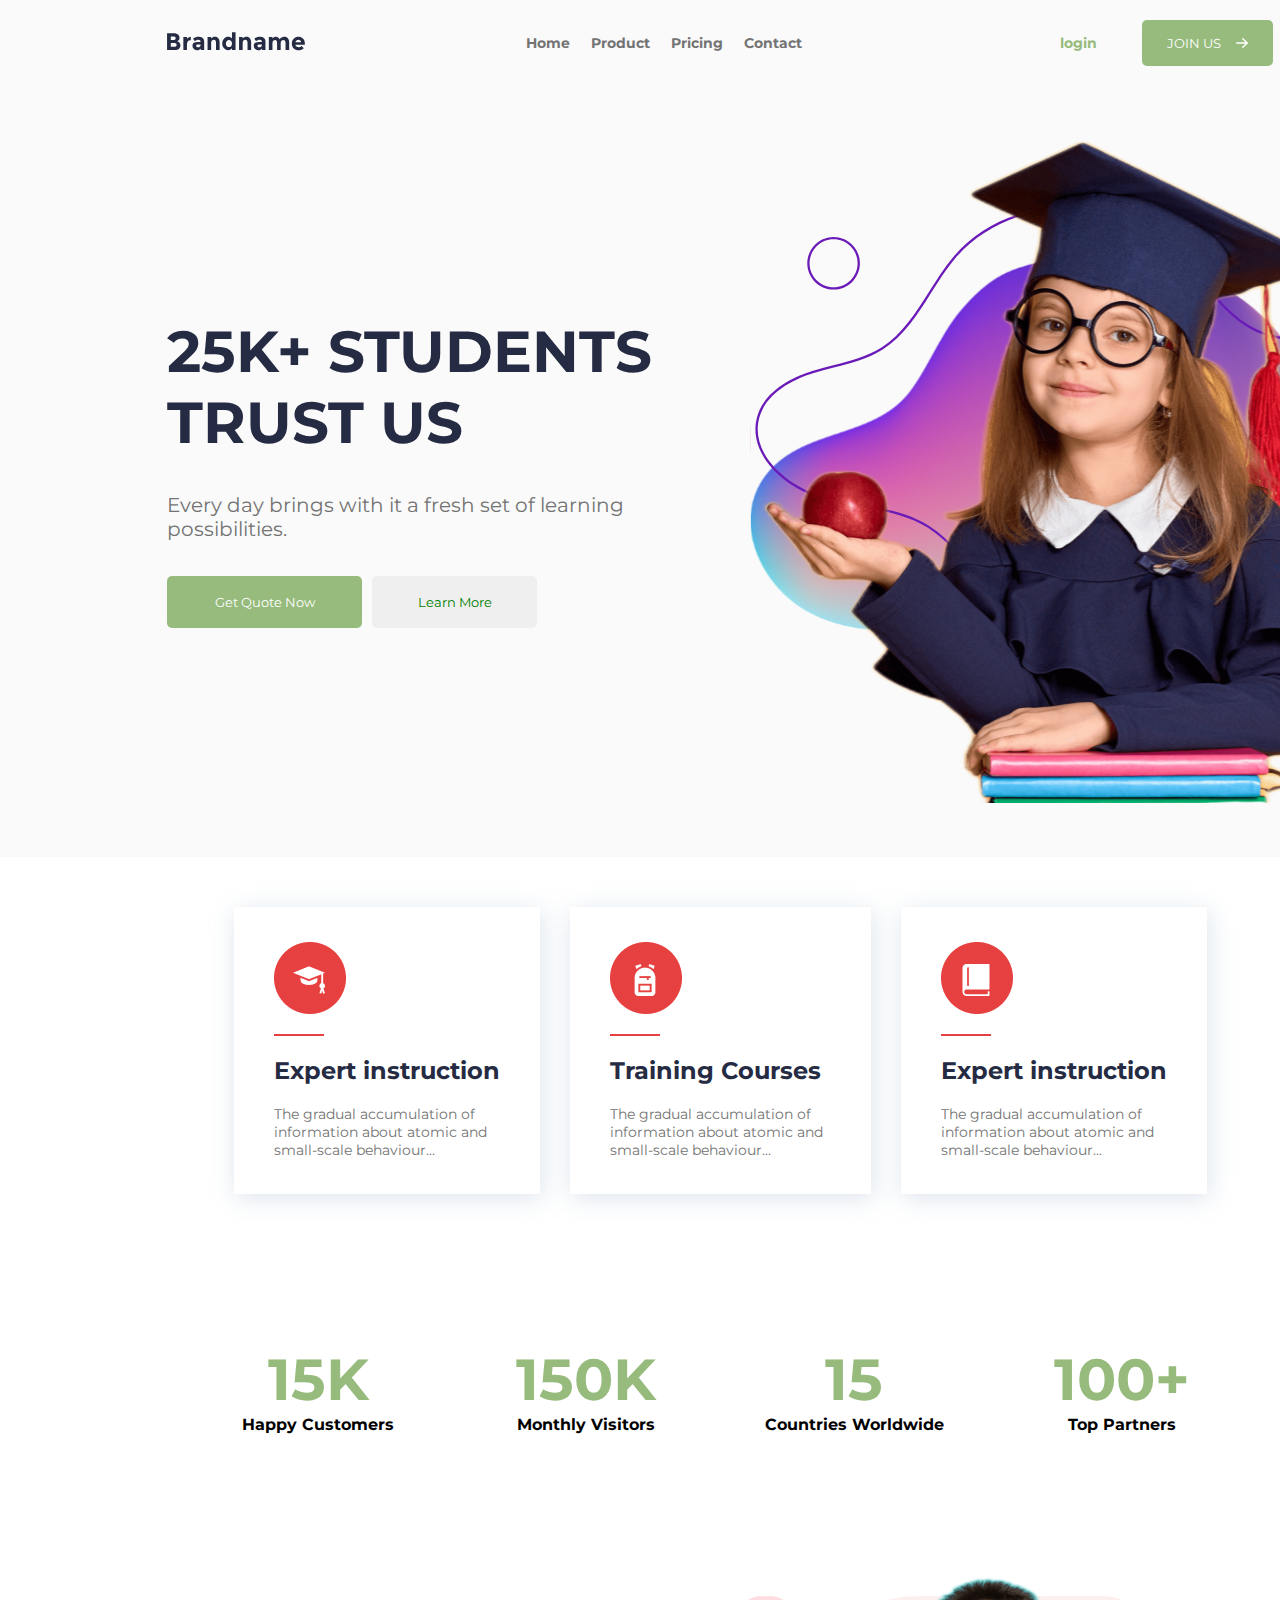
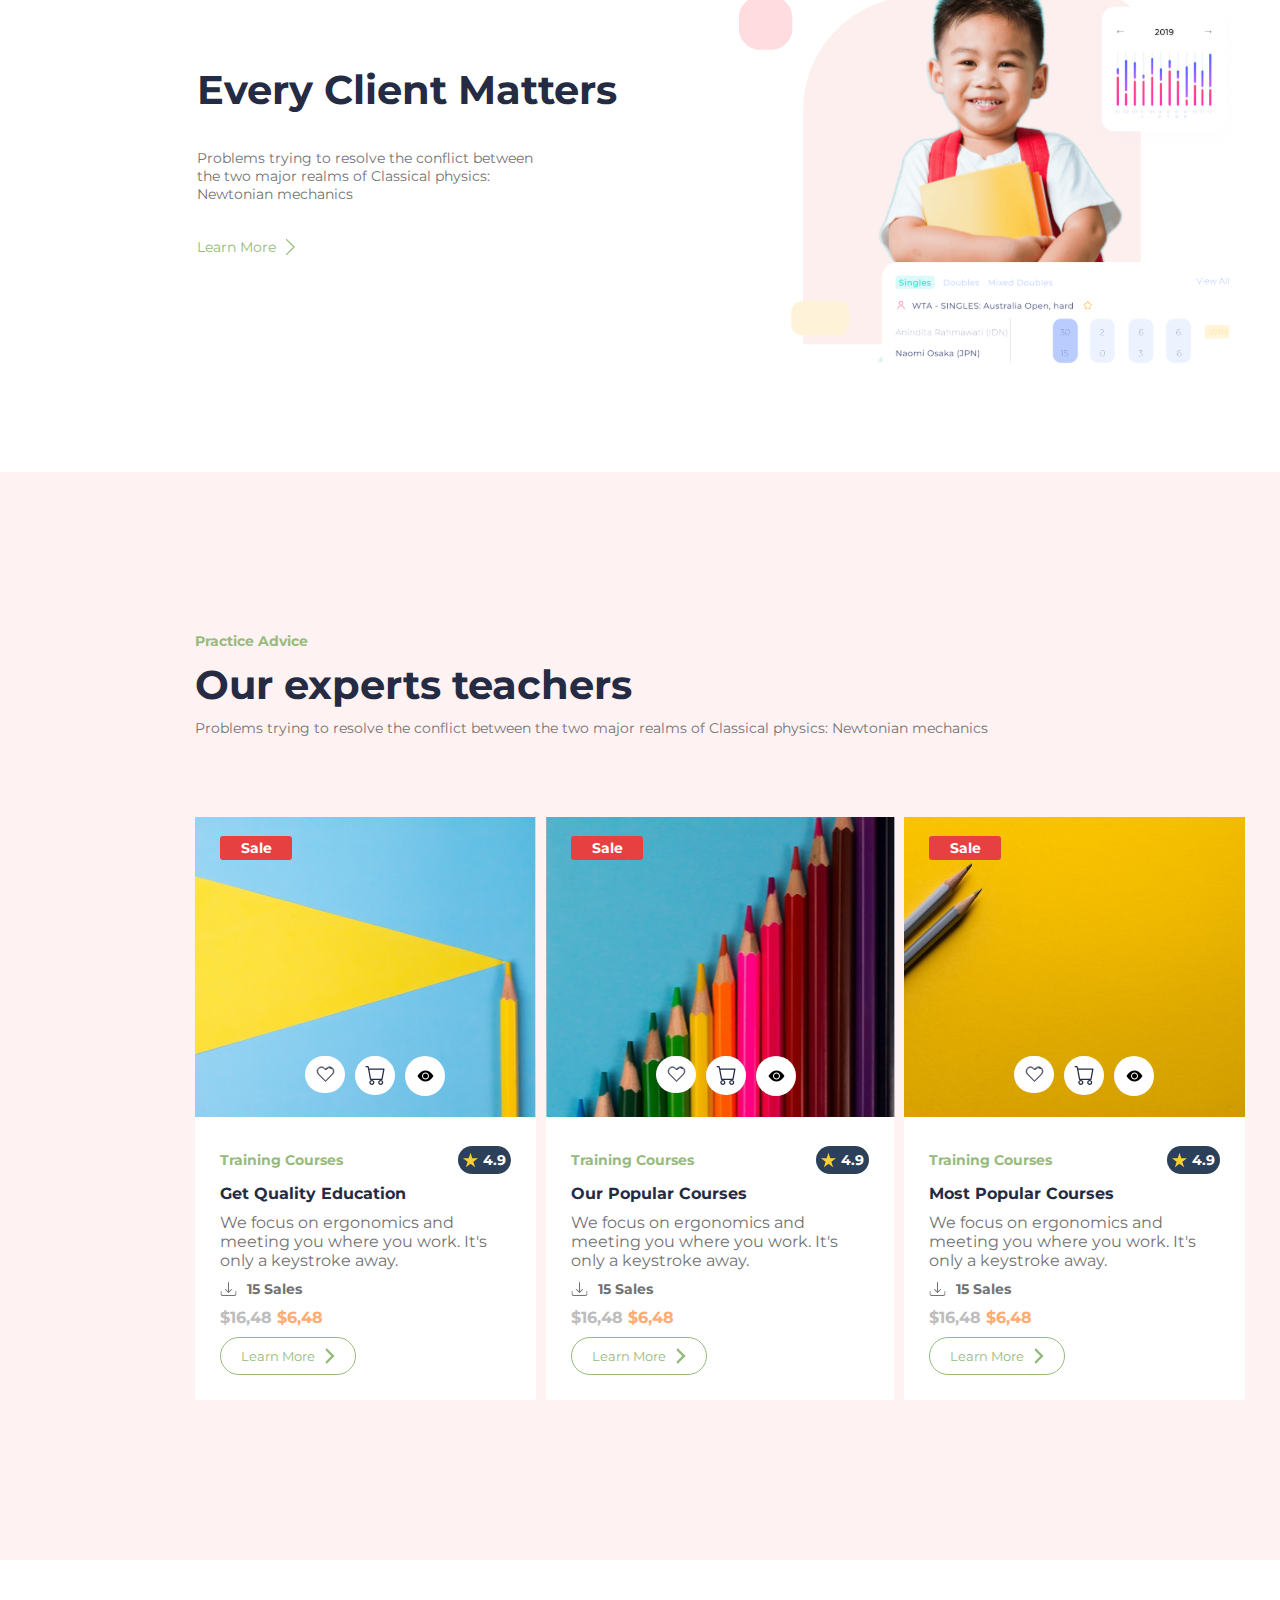
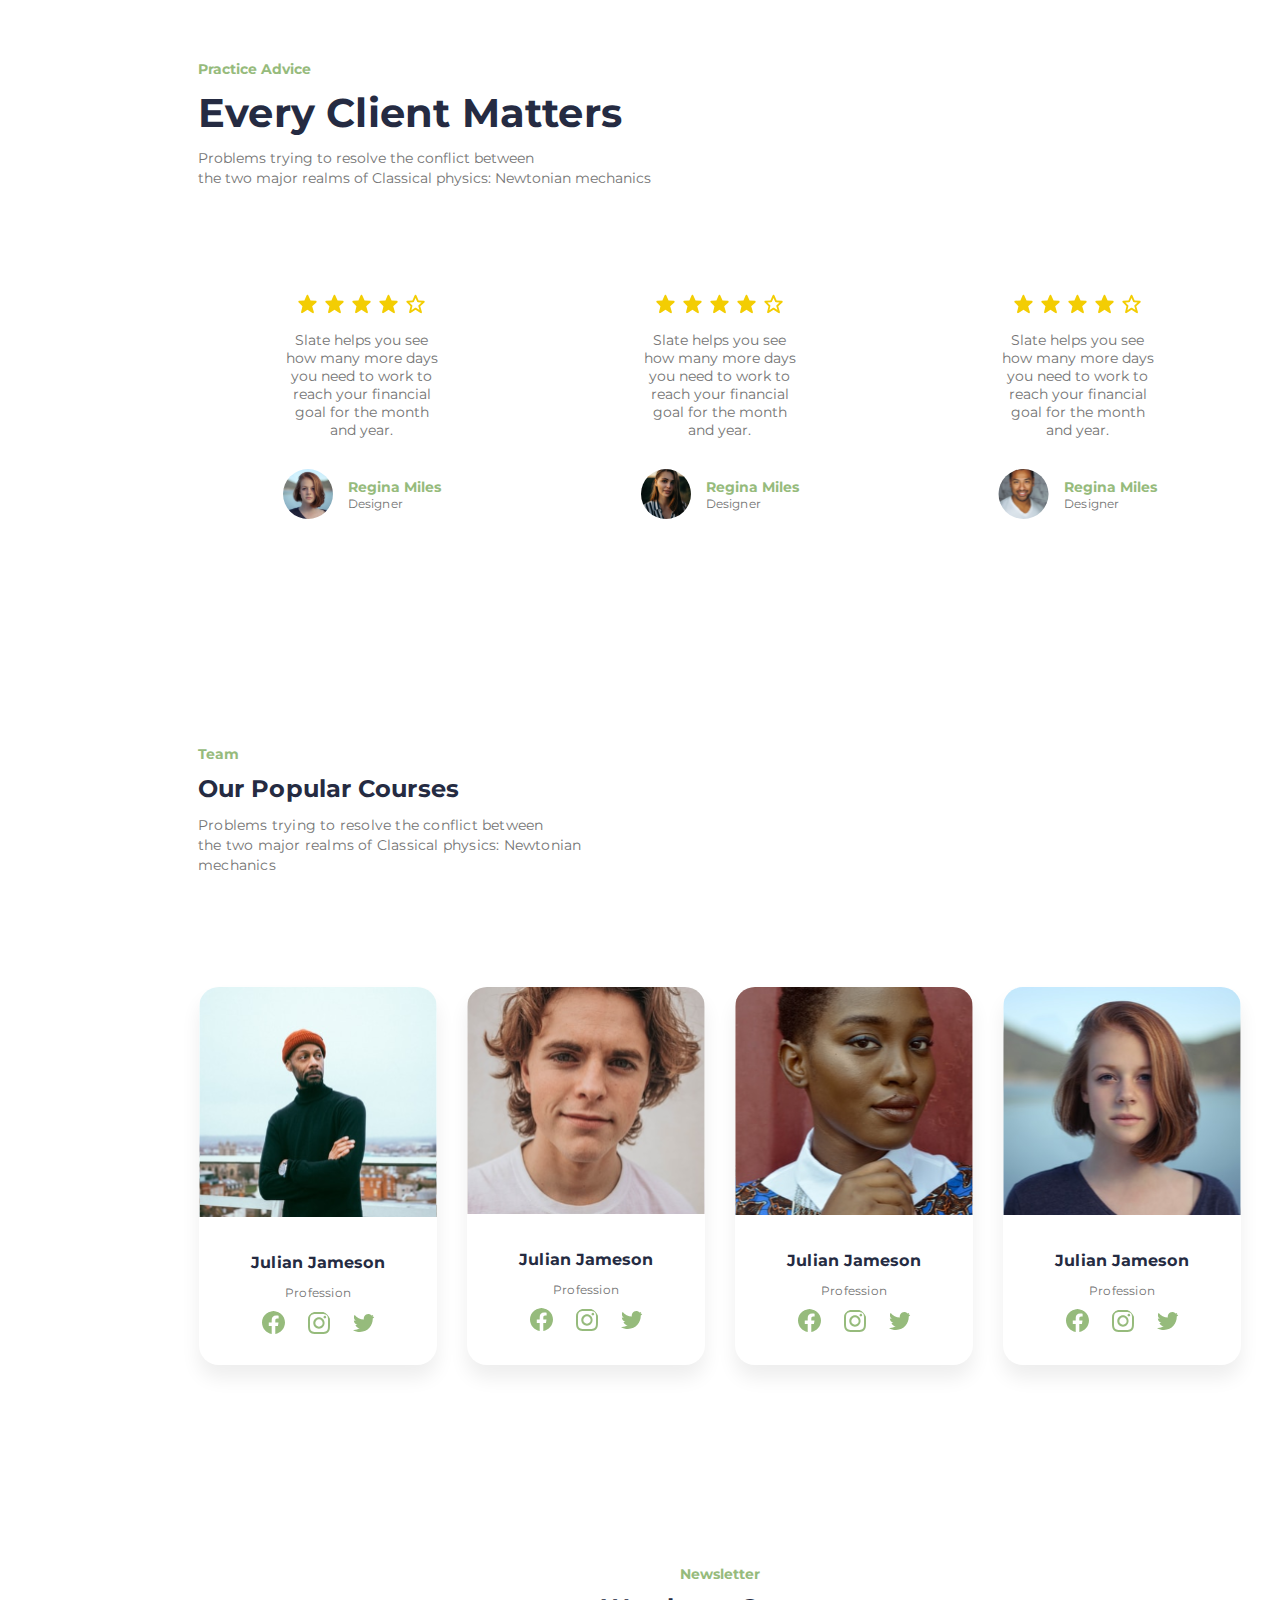
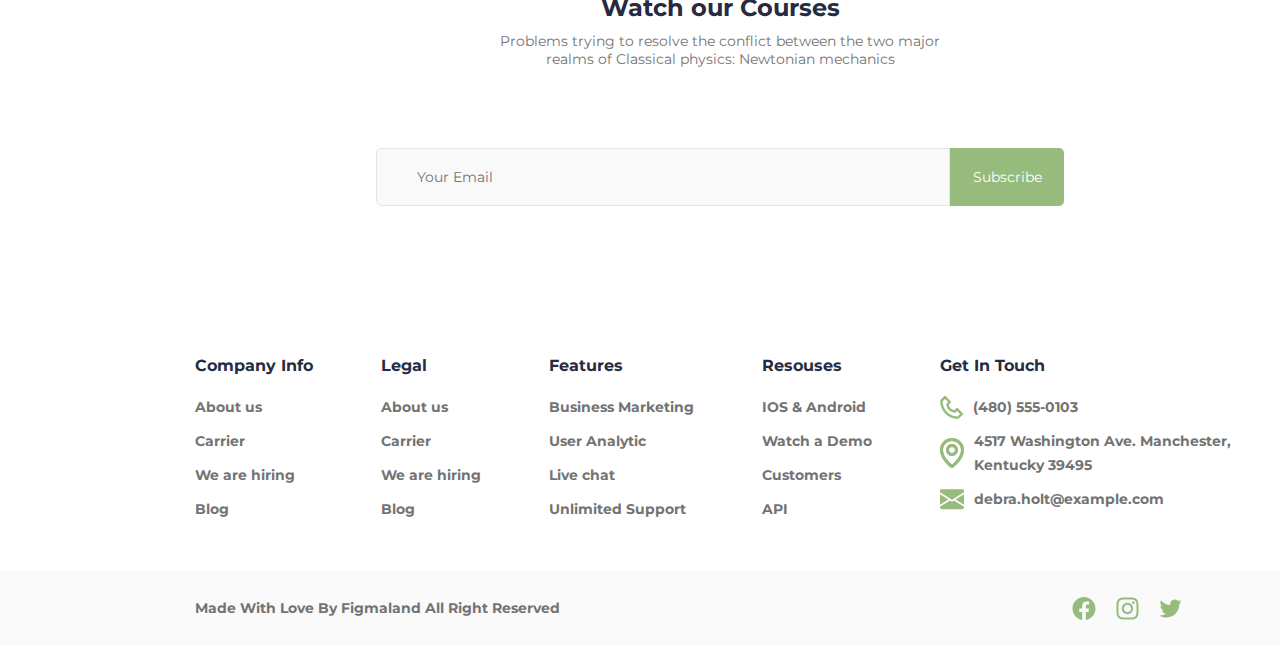
<file: index.html>
<!DOCTYPE html>
<html lang="en">

<head>
    <link rel="stylesheet" href="./styles/style.css">
    <meta charset="UTF-8">
    <meta name="viewport" content="width=device-width, initial-scale=1.0">
    <title>School Recovery</title>
    <link rel="preconnect" href="https://fonts.googleapis.com">
    <link rel="preconnect" href="https://fonts.gstatic.com" crossorigin>
    <link href="https://fonts.googleapis.com/css2?family=Montserrat:ital,wght@0,100..900;1,100..900&display=swap"
        rel="stylesheet">
</head>

<body>

    <header>
        <div class="logo">
            <img src="./src/assets/img/Brandname.svg" alt="Logo" title="Logo">
        </div>
        <div class="header-container">
            <nav>
                <ul>
                    <a href="#">
                        <li>Home</li>
                    </a>
                    <a href="#">
                        <li>Product</li>
                    </a>
                    <a href="#">
                        <li>Pricing</li>
                    </a>
                    <a href="#">
                        <li>Contact</li>
                    </a>
                </ul>
            </nav>
            <div class="header-content">
                <a href="#">login</a>
                <button>join us <img src="./src/assets/img/seta para direita.svg" alt="Seta para direita" title="Seta para direita"></button>
            </div>
            
        </div>
        <div class="menu-toggle">
                <span></span>
                <span></span>
                <span></span>
            </div>

    </header>

    <!-- MAIN COMEÇO-->
    <main>
        <div class="students-container">
            <div class="students-content">
                <h1>25K+ STUDENTS TRUST US</h1>
                <p>Every day brings with it a fresh set of learning possibilities.</p>
                <div class="btn">
                    <button class="btn-primary">Get Quote Now</button>
                    <button class="btn-second">Learn More</button>
                </div>
            </div>
            <img src="./src/assets/img/imagem-main-girl.svg" alt="Garota estudante segurando uma maçã" title="Garota estudante segurando uma maçã">
        </div>
    </main>
    <!-- MAIN FIM-->

    <section class="Expert-instruction">
        <div class="main-cards-1">
            <div class="cards-1">
                <img src="./src/assets/img/iconCapelo.png" alt="icone capelo" title="icone capelo" loading="lazy">
                <div class="barraLaranja"> </div>
                <h2>Expert instruction</h2>
                <p>The gradual accumulation of
                    information about atomic and
                    small-scale behaviour...</p>
            </div>
            <div class="cards-1">

                <img src="./src/assets/img/iconBolsa.png" alt="icone bolsa" title="icone bolsa" loading="lazy">
                <div class="barraLaranja"> </div>
                <h2>Training Courses</h2>
                <p>The gradual accumulation of
                    information about atomic and
                    small-scale behaviour...</p>

            </div>
            <div class="cards-1">

                <img src="./src/assets/img/iconLivro.png" alt="icone livro" title="icone livro" loading="lazy">
                <div class="barraLaranja"> </div>

                <h2>Expert instruction</h2>
                <p>The gradual accumulation of
                    information about atomic and
                    small-scale behaviour...</p>


            </div>
        </div>

    </section>
    <div class="Happy-Positions">
        <div class="Happy-Text">
            <h3>15K</h3>
            <p>Happy Customers</p>
        </div>
        <div class="Happy-Text">
            <h3>150K</h3>
            <p>Monthly Visitors</p>
        </div>
        <div class="Happy-Text">
            <h3>15</h3>
            <p>Countries Worldwide</p>
        </div>

        <div class="Happy-Text">
            <h3>100+</h3>
            <p>Top Partners</p>
        </div>
    </div>

    <!-- EVERY CLIENT -->
    <section>
        <div class="client-container">
            <div class="client-content">
                <h2>Every Client Matters</h2>
                <p>Problems trying to resolve the conflict between
                    the two major realms of Classical physics:
                    Newtonian mechanics </p>
                <a href="">Learn More <img src="./src/assets/img/icon arrow-next.svg" alt=""></a>
            </div>

            <img src="./src/assets/img/thumb-concept-7.svg" alt="Menino sorrindo segurando livros" title="Menino sorrindo segurando livros" loading="lazy">
        </div>
    </section>

    <!-- TEACHERS -->

    <section class="Teachers">
        <div class="teachers-titles">
            <p>Practice Advice</p>
            <h2>Our experts teachers</h2>
            <p>Problems trying to resolve the conflict between
                the two major realms of Classical physics: Newtonian mechanics</p>
        </div>
        <div class="teacher-cards">
            <div class="teacher-card-container">
                <img src="./src/assets/img/teachers-img-1.svg" alt="Lápis desenhando um triangulo amarelo" title="Lápis desenhando um triangulo amarelo" loading="lazy" class="img-teacher-cards">
                <div class="teacher-card-content">
                    <div class="teacher-p-card">
                        <p>Training Courses</p>
                        <p><img src="./src/assets/img/star-teacher.svg" alt="Estrela" title="Estrela">4.9</p>
                    </div>
                    <h3>Get Quality Education</h3>
                    <p>We focus on ergonomics and meeting
                        you where you work. It's only a
                        keystroke away.</p>
                    <div class="sales">
                        <img src="./src/assets/img/download-icon.svg" alt="Download icon" title="Download icon">
                        <p>15 Sales</p>
                    </div>
                    <p><span>$16,48</span><span>$6,48</span></p>
                    <button>Learn More<img src="./src/assets/img/arrow-icon.svg" alt=""></button>
                    <div class="btn-favorite">
                        <button><img src="./src/assets/img/like-icon.svg" alt="Like icon" title="Like"></button>
                        <button><img src="./src/assets/img/chart-icon.svg" alt="Chart icon" title="Chart"></button>
                        <button><img src="./src/assets/img/viewed-icon.svg" alt="viewed-icon" title="Viewed"></button>
                    </div>
                    <p class="p-card-tag" id="sale">Sale</p>
                </div>
            </div>
            <div class="teacher-card-container">
                <img src="./src/assets/img/teachers-img-2.svg" alt="Lápis coloridos enfileirados" title="Lápis coloridos enfileirados" loading="lazy" class="img-teacher-cards">
                <div class="teacher-card-content">
                    <div class="teacher-p-card">
                        <p>Training Courses</p>
                        <p><img src="./src/assets/img/star-teacher.svg" alt="Estrela" title="Estrela">4.9</p>
                    </div>
                    <h3>Our Popular Courses</h3>
                    <p>We focus on ergonomics and meeting
                        you where you work. It's only a
                        keystroke away.</p>
                    <div class="sales">
                        <img src="./src/assets/img/download-icon.svg" alt="Download icon" title="Download icon">
                        <p>15 Sales</p>
                    </div>
                    <p><span>$16,48</span><span>$6,48</span></p>
                    <button>Learn More<img src="./src/assets/img/arrow-icon.svg" alt=""></button>
                    <div class="btn-favorite">
                        <button><img src="./src/assets/img/like-icon.svg" alt="Like icon" title="Like"></button>
                        <button><img src="./src/assets/img/chart-icon.svg" alt="Chart icon" title="Chart"></button>
                        <button><img src="./src/assets/img/viewed-icon.svg" alt="viewed-icon" title="Viewed"></button>
                    </div>
                    <p class="p-card-tag" id="sale">Sale</p>
                </div>
            </div>
            <div class="teacher-card-container">
                <img src="./src/assets/img/teachers-img-3.svg" alt="2 lápis pretos em um fundo laranja" title="2 lápis pretos em um fundo laranja" loading="lazy" class="img-teacher-cards">
                <div class="teacher-card-content">
                    <div class="teacher-p-card">
                        <p>Training Courses</p>
                        <p><img src="./src/assets/img/star-teacher.svg" alt="Estrela" title="Estrela">4.9</p>
                    </div>
                    <h3>Most Popular Courses</h3>
                    <p>We focus on ergonomics and meeting
                        you where you work. It's only a
                        keystroke away.</p>
                    <div class="sales">
                        <img src="./src/assets/img/download-icon.svg" alt="Download icon" title="Download icon">
                        <p>15 Sales</p>
                    </div>
                    <p><span>$16,48</span><span>$6,48</span></p>
                    <button>Learn More<img src="./src/assets/img/arrow-icon.svg" alt=""></button>
                    <div class="btn-favorite">
                        <button><img src="./src/assets/img/like-icon.svg" alt="Like icon" title="Like"></button>
                        <button><img src="./src/assets/img/chart-icon.svg" alt="Chart icon" title="Chart"></button>
                        <button><img src="./src/assets/img/viewed-icon.svg" alt="viewed-icon" title="Viewed"></button>
                    </div>
                    <p class="p-card-tag" id="sale">Sale</p>
                </div>
            </div>
        </div>
    </section>

    <section class="review">
        <div class="review-informations">
            <h3>Practice Advice</h3>
            <h2>Every Client Matters</h2>
            <div class="review-informations-text">
                <p>Problems trying to resolve the conflict between</p>
                <p>the two major realms of Classical physics: Newtonian mechanics</p>
            </div>
        </div>

        <div class="cards">
            <div class="card-info">
                <div class="cards-review">
                    <img src="./src/assets/img/stars.svg" alt="avaliação 4 estrelas" loading="lazy">
                    <p>Slate helps you see
                        how many more days
                        you need to work to
                        reach your financial
                        goal for the month
                        and year.</p>
                </div>
                <div class="cards-person">
                    <img src="./src/assets/img/review-woman-1.svg" alt="foto de uma mulher" loading="lazy">
                    <div class="cards-person-infos">
                        <h3>Regina Miles</h3>
                        <p>Designer</p>
                    </div>
                </div>
            </div>

            <div class="card-info">
                <div class="cards-review">
                    <img src="./src/assets/img/stars.svg" alt="avaliação 4 estrelas" loading="lazy">
                    <p>Slate helps you see
                        how many more days
                        you need to work to
                        reach your financial
                        goal for the month
                        and year.</p>
                </div>
                <div class="cards-person">
                    <img src="./src/assets/img/review-woman-2.svg" alt="foto de uma mulher" loading="lazy">
                    <div class="cards-person-infos">
                        <h3>Regina Miles</h3>
                        <p>Designer</p>
                    </div>
                </div>
            </div>

            <div class="card-info">
                <div class="cards-review">
                    <img src="./src/assets/img/stars.svg" alt="avaliação 4 estrelas" loading="lazy">
                    <p>Slate helps you see
                        how many more days
                        you need to work to
                        reach your financial
                        goal for the month
                        and year.</p>
                </div>
                <div class="cards-person">
                    <img src="./src/assets/img/review-man.svg" alt="foto de uma mulher" loading="lazy">
                    <div class="cards-person-infos">
                        <h3>Regina Miles</h3>
                        <p>Designer</p>
                    </div>
                </div>
            </div>
        </div>
    </section>

    <section class="team">
        <div class="team-informations">
            <h3>Team</h3>
            <h2>Our Popular Courses</h2>
            <div class="team-informations-text">
                <p>Problems trying to resolve the conflict between</p>
                <p>the two major realms of Classical physics: Newtonian mechanics</p>
            </div>
        </div>

        <div class="team-cards">
            <!-- model card -->
            <div class="team-cards-infos">
                <img src="./src/assets/img/team-man-1.svg" alt="foto do professor 1" loading="lazy">

                <div class="team-cards-infos-personal">
                    <h3>Julian Jameson</h3>
                    <p>Profession</p>
                    <div class="team-cards-infos-personal-icons">
                        <img src="./src/assets/img/facebook.svg" alt="logo do Facebook" loading="lazy">
                        <img src="./src/assets/img/instagram.svg" alt="logo do Instagram" loading="lazy">
                        <img src="./src/assets/img/twitter.svg" alt="logo do Twitter" loading="lazy">
                    </div>
                </div>
            </div>
            <!-- model card -->
            <div class="team-cards-infos">
                <img src="./src/assets/img/team-man-2.svg" alt="foto do professor 2" loading="lazy">
                <div class="team-cards-infos-personal">
                    <h3>Julian Jameson</h3>
                    <p>Profession</p>
                    <div class="team-cards-infos-personal-icons">
                        <img src="./src/assets/img/facebook.svg" alt="logo do Facebook" loading="lazy">
                        <img src="./src/assets/img/instagram.svg" alt="logo do Instagram" loading="lazy">
                        <img src="./src/assets/img/twitter.svg" alt="logo do Twitter" loading="lazy">
                    </div>
                </div>
            </div>

            <div class="team-cards-infos">
                <img src="./src/assets/img/team-woman-1.svg" alt="foto da professora 1" loading="lazy">
                <div class="team-cards-infos-personal">
                    <h3>Julian Jameson</h3>
                    <p>Profession</p>
                    <div class="team-cards-infos-personal-icons">
                        <img src="./src/assets/img/facebook.svg" alt="logo do Facebook" loading="lazy">
                        <img src="./src/assets/img/instagram.svg" alt="logo do Instagram" loading="lazy">
                        <img src="./src/assets/img/twitter.svg" alt="logo do Twitter" loading="lazy">
                    </div>
                </div>
            </div>

            <div class="team-cards-infos">
                <img src="./src/assets/img/team-woman-2.svg" alt="foto da professora 2" loading="lazy">
                <div class="team-cards-infos-personal">
                    <h3>Julian Jameson</h3>
                    <p>Profession</p>
                    <div class="team-cards-infos-personal-icons">
                        <img src="./src/assets/img/facebook.svg" alt="logo do Facebook" loading="lazy">
                        <img src="./src/assets/img/instagram.svg" alt="logo do Instagram" loading="lazy">
                        <img src="./src/assets/img/twitter.svg" alt="logo do Twitter" loading="lazy">
                    </div>
                </div>
            </div>
        </div>
    </section>

    <section class="newsletter">
        <div class="newsletter-titles">
            <p>Newsletter</p>
            <h2>Watch our Courses</h2>
            <p>Problems trying to resolve the conflict between the two major realms of Classical physics: Newtonian
                mechanics</p>
        </div>
        <div class="newsletter-input">
            <input type="email" placeholder="Your Email">
            <button>Subscribe</button>
        </div>
    </section>


    <footer>
        <nav>
            <div class="footer-nav-itens">
                <h2>Company info</h2>
                <ul>
                    <li><a href="">About us</a></li>
                    <li><a href="">Carrier</a></li>
                    <li><a href="">We are hiring</a></li>
                    <li><a href="">Blog</a></li>
                </ul>
            </div>
            <div class="footer-nav-itens">
                <h2>Legal</h2>
                <ul>
                    <li><a href="">About us</a></li>
                    <li><a href="">Carrier</a></li>
                    <li><a href="">We are hiring</a></li>
                    <li><a href="">Blog</a></li>
                </ul>
            </div>
            <div class="footer-nav-itens">
                <h2>Features</h2>
                <ul>
                    <li><a href="">Business Marketing</a></li>
                    <li><a href="">User Analytic</a></li>
                    <li><a href="">Live chat</a></li>
                    <li><a href="">Unlimited Support</a></li>
                </ul>
            </div>
            <div class="footer-nav-itens">
                <h2>Resouses</h2>
                <ul>
                    <li><a href="">IOS & Android</a></li>
                    <li><a href="">Watch a Demo</a></li>
                    <li><a href="">Customers</a></li>
                    <li><a href="">API</a></li>
                </ul>
            </div>
            <div class="footer-nav-itens">
                <h2>Get in touch</h2>
                <ul>
                    <li><a href=""><img src="./src/assets/img/telefone-icon.svg" alt="Telefone" title="Telefone">(480) 555-0103</a></li>
                    <li><a href=""><img src="./src/assets/img/Loc-icon.svg" alt="Localização" title="Localização">4517 Washington Ave. Manchester,
                            Kentucky 39495</a></li>
                    <li><a href=""><img src="./src/assets/img/email-icon.svg" alt="Email" title="Email">debra.holt@example.com</a></li>
                </ul>
            </div>
        </nav>
        <div class="copyright">
            <div class="copyright-content">
                <p>Made with love by figmaland all right reserved</p>
                <div class="social-icons">
                    <img src="./src/assets/img/Facebook-icon.svg" alt="Facebook" title="Facebook">
                    <img src="./src/assets/img/Instagram-icon.svg" alt="Instagram" title="instagram">
                    <img src="./src/assets/img/Twitter-icon.svg" alt="Twitter" title="Twitter">
                </div>
            </div>
        </div>
    </footer>
</body>

</html>
</file>
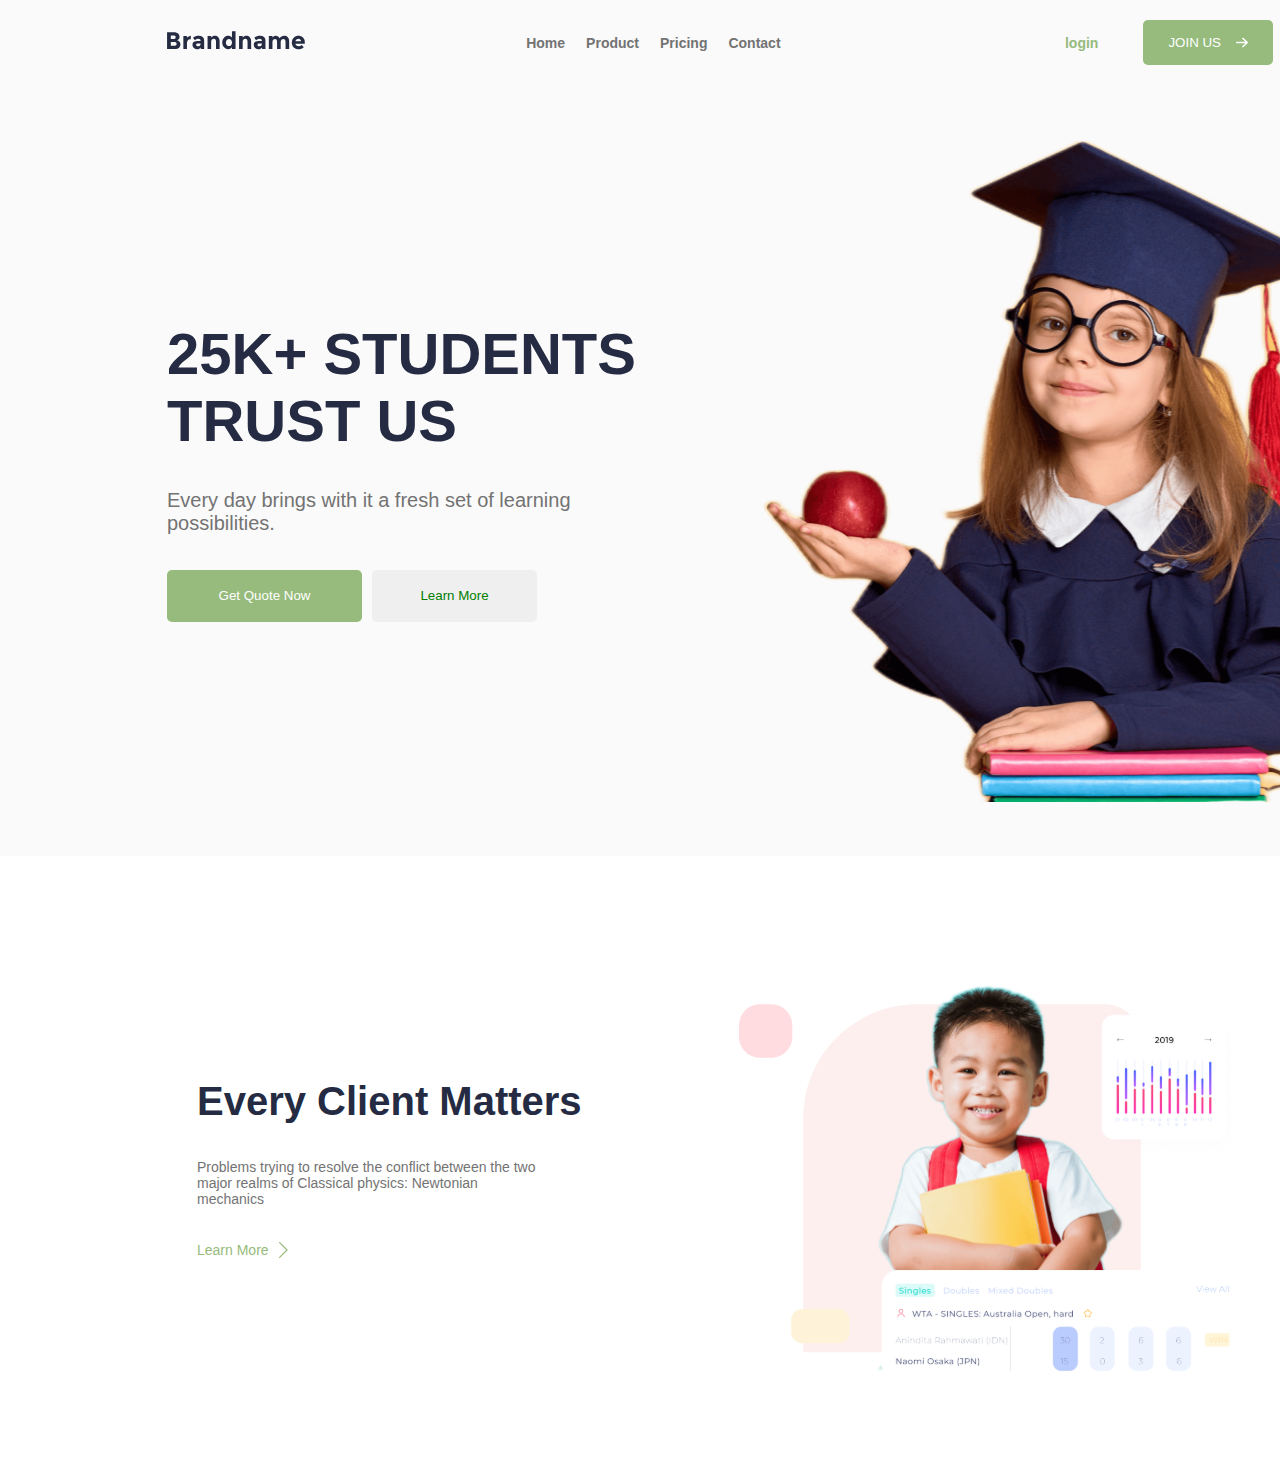
<file: src/pages/header/index.html>
<!DOCTYPE html>
<html lang="en">

<head>
    <meta charset="UTF-8">
    <meta name="viewport" content="width=device-width, initial-scale=1.0">
    <title>school recover</title>
    <link rel="stylesheet" href="style.css">
</head>

<body>

    <!-- HEADER COMEÇO -->
    <header>
        <div class="logo">
            <img src="/src/assets/img/Brandname.svg" alt="">
        </div>
        <div class="header-container">
            <nav>
                <ul>
                    <a href="#">
                        <li>Home</li>
                    </a>
                    <a href="#">
                        <li>Product</li>
                    </a>
                    <a href="#">
                        <li>Pricing</li>
                    </a>
                    <a href="#">
                        <li>Contact</li>
                    </a>
                </ul>
            </nav>
            <div class="header-content">
                <a href="#">login</a>
                <button>join us <img src="/src/assets/img/seta para direita.svg" alt=""></button>
            </div>
        </div>
    </header>

    <!-- HEADER FIM-->

    <!-- MAIN COMEÇO-->
    <main>
        <div class="students-container">
            <div class="students-content">
                <h1>25K+ STUDENTS TRUST US</h1>
                <p>Every day brings with it a fresh set of learning possibilities.</p>
                <div class="btn">
                    <button class="btn-primary">Get Quote Now</button>
                    <button class="btn-second">Learn More</button>
                </div>
            </div>
            <img src="/src/assets/img/student.svg" alt="">
        </div>
    </main>

    <!-- MAIN FIM-->

    <!-- EVERY CLIENT -->
    <section>
        <div class="client-container">
            <div class="client-content">
                <h2>Every Client Matters</h2>
                <p>Problems trying to resolve the conflict between
                    the two major realms of Classical physics:
                    Newtonian mechanics </p>
                <a href="">Learn More <img src="/src/assets/img/icon arrow-next.svg" alt=""></a>
            </div>

            <img src="/src/assets/img/thumb-concept-7.svg" alt="">
        </div>
    </section>
</body>

</html>
</file>
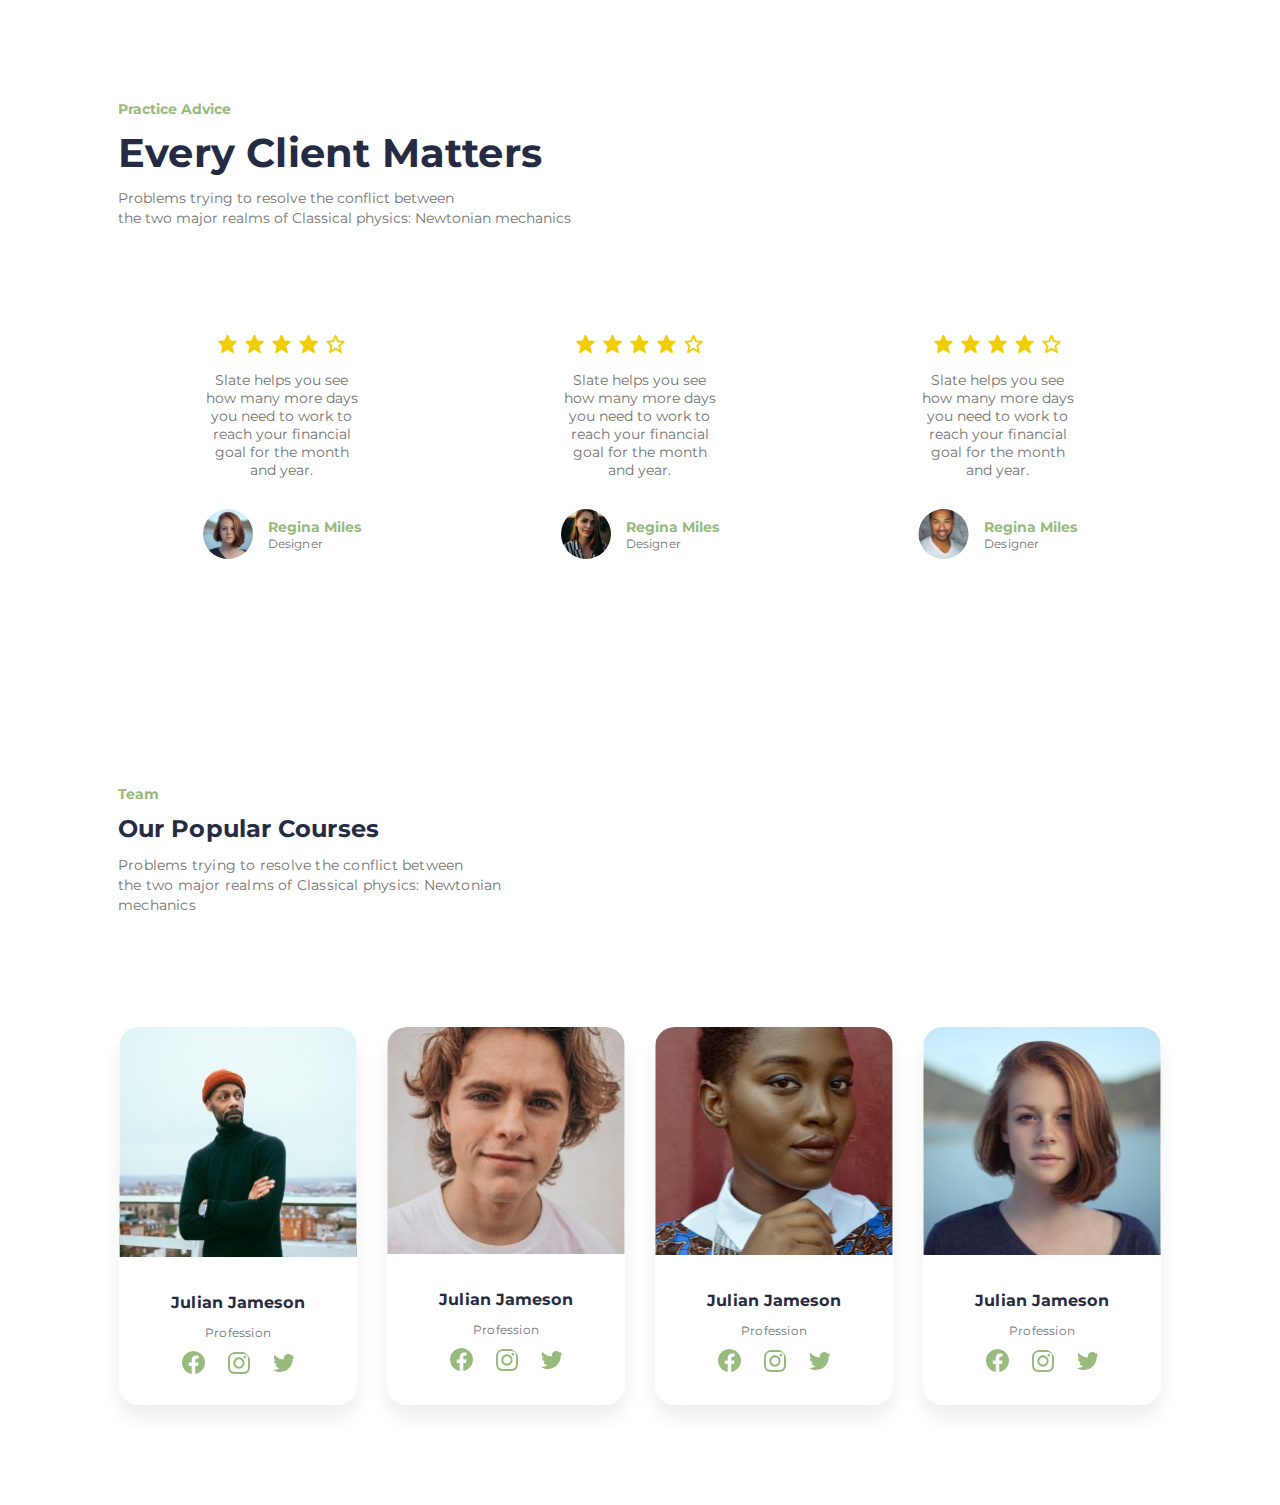
<file: src/pages/main/ingrid.html>
<!DOCTYPE html>
<html lang="en">
  <head>
    <meta charset="UTF-8" />
    <meta name="viewport" content="width=device-width, initial-scale=1.0" />
    <title>Ingrid</title>

    <link rel="preconnect" href="https://fonts.googleapis.com" />
    <link rel="preconnect" href="https://fonts.gstatic.com" crossorigin />
    <link
      href="https://fonts.googleapis.com/css2?family=Montserrat:ital,wght@0,100..900;1,100..900&display=swap"
      rel="stylesheet"
    />
    <link rel="stylesheet" href="../../../styles/ingrid.css"> 
  </head>
  <body>
    <!------------------Section Review------------------>
    <section class="review">
      <div class="review-informations">
        <h3>Practice Advice</h3>
        <h2>Every Client Matters</h2>
        <div class="review-informations-text">
          <p>Problems trying to resolve the conflict between</p>
          <p>the two major realms of Classical physics: Newtonian mechanics</p>
        </div>
      </div>

      <div class="cards">
        <div class="card-info">
            <div class="cards-review">
                <img src="../../assets/img/stars.svg" alt="avaliação 4 estrelas" loading="lazy">
                <p>Slate helps you see 
                    how many more days 
                    you need to work to 
                    reach your financial 
                    goal for the month 
                    and year.</p>
            </div>
            <div class="cards-person">
                <img src="../../assets/img/review-woman-1.svg" alt="foto de uma mulher" loading="lazy">
                <div class="cards-person-infos">
                    <h3>Regina Miles</h3>
                    <p>Designer</p>
                </div>
            </div>
        </div>

        <div class="card-info">
            <div class="cards-review">
                <img src="../../assets/img/stars.svg" alt="avaliação 4 estrelas" loading="lazy">
                <p>Slate helps you see 
                    how many more days 
                    you need to work to 
                    reach your financial 
                    goal for the month 
                    and year.</p>
            </div>
            <div class="cards-person">
                <img src="../../assets/img/review-woman-2.svg" alt="foto de uma mulher" loading="lazy">
                <div class="cards-person-infos">
                    <h3>Regina Miles</h3>
                    <p>Designer</p>
                </div>
            </div>
        </div>

        <div class="card-info">
            <div class="cards-review">
                <img src="../../assets/img/stars.svg" alt="avaliação 4 estrelas" loading="lazy">
                <p>Slate helps you see 
                    how many more days 
                    you need to work to 
                    reach your financial 
                    goal for the month 
                    and year.</p>
            </div>
            <div class="cards-person">
                <img src="../../assets/img/review-man.svg" alt="foto de um homen" loading="lazy">
                <div class="cards-person-infos">
                    <h3>Regina Miles</h3>
                    <p>Designer</p>
                </div>
            </div>
        </div>
      </div>      
    </section>

    <!------------------Section Team------------------>
    <section class="team">
      <div class="team-informations">
        <h3>Team</h3>
        <h2>Our Popular Courses</h2>
        <div class="team-informations-text">
          <p>Problems trying to resolve the conflict between</p>
          <p>the two major realms of Classical physics: Newtonian mechanics</p>
        </div>
      </div>

      <div class="team-cards">
        <!-- model card -->
        <div class="team-cards-infos">
          <img src="../../assets/img/team-man-1.svg" alt="foto do professor 1" loading="lazy">
          
          <div class="team-cards-infos-personal">
            <h3>Julian Jameson</h3>
            <p>Profession</p>
            <div class="team-cards-infos-personal-icons">
              <img src="../../assets/img/facebook.svg" alt="logo do Facebook" loading="lazy">
              <img src="../../assets/img/instagram.svg" alt="logo do Instagram" loading="lazy">
              <img src="../../assets/img/twitter.svg" alt="logo do Twitter" loading="lazy">
            </div>
          </div>
        </div>
        <!-- model card -->
        <div class="team-cards-infos">
          <img src="../../assets/img/team-man-2.svg" alt="foto do professor 2" loading="lazy">
          <div class="team-cards-infos-personal">
            <h3>Julian Jameson</h3>
            <p>Profession</p>
            <div class="team-cards-infos-personal-icons">
              <img src="../../assets/img/facebook.svg" alt="logo do Facebook" loading="lazy">
              <img src="../../assets/img/instagram.svg" alt="logo do Instagram" loading="lazy">
              <img src="../../assets/img/twitter.svg" alt="logo do Twitter" loading="lazy">
            </div>
          </div>
        </div>

        <div class="team-cards-infos">
          <img src="../../assets/img/team-woman-1.svg" alt="foto da professora 1" loading="lazy">
          <div class="team-cards-infos-personal">
            <h3>Julian Jameson</h3>
            <p>Profession</p>
            <div class="team-cards-infos-personal-icons">
              <img src="../../assets/img/facebook.svg" alt="logo do Facebook" loading="lazy">
              <img src="../../assets/img/instagram.svg" alt="logo do Instagram" loading="lazy">
              <img src="../../assets/img/twitter.svg" alt="logo do Twitter" loading="lazy">
            </div>
          </div>
        </div>

        <div class="team-cards-infos">
          <img src="../../assets/img/team-woman-2.svg" alt="foto da professora 2" loading="lazy">
          <div class="team-cards-infos-personal">
            <h3>Julian Jameson</h3>
            <p>Profession</p>
            <div class="team-cards-infos-personal-icons">
              <img src="../../assets/img/facebook.svg" alt="logo do Facebook" loading="lazy">
              <img src="../../assets/img/instagram.svg" alt="logo do Instagram" loading="lazy">
              <img src="../../assets/img/twitter.svg" alt="logo do Twitter" loading="lazy">
            </div>
          </div>
        </div>
      </div>
    </section>
  </body>
</html>
</file>
<file: styles/style.css>
@import url(./global.css);

body {
    width: 1440px;
    margin: 0 auto;
}

/* HEADER COMEÇO */
header {
    display: flex;
    padding: 20px 167px;
    align-items: center;
    gap: 20%;
    background-color: var(--light-gray-1);
}


.header-container {
    display: flex;
    justify-content: space-between;
    width: 100%;
    align-items: center;
}

.header-container nav ul {
    gap: 21px;
    display: flex;
    list-style: none;
}

.header-container a {
    font-weight: bold;
    font-size: 14px;
    color: var(--second-text-color);
}

.header-content {
    display: flex;
    align-items: center;
    gap: 45px;

}

.header-content a {
    color: var(--primary-color);
}

.header-content button {
    display: flex;
    text-transform: uppercase;
    background-color: var(--primary-color);
    color: white;
    text-decoration: none;
    border-radius: 5px;
    gap: 15px;
    padding: 15px 25px;
}

.menu-toggle{
    display: none;
}

.menu-toggle span{
    width: 30px;
    height: 3px;
    background-color: var(--primary-color);
    margin: 3px 0;    
}

/* HEADER FIM */

/* MAIN COMEÇO */

main {
    background-color: var(--light-gray-1);
}

.students-container {
    padding: 54px 55px 54px 167px;
    display: flex;
    gap: 85px;
}

.students-content h1 {
    font-size: 58px;
    font-weight: bold;
    width: 494px;
    color: var(--text-color);
}

.students-container p {
    font-size: 20px;
    width: 470px;
    color: var(--second-text-color);
}

.students-content {
    display: flex;
    flex-direction: column;
    justify-content: center;
    gap: 35px;
}

.btn {
    display: flex;
    gap: 10px;
}

.btn-primary {
    width: 195px;
    height: 52px;
    border-radius: 5px;
    background-color: var(--primary-color);
    color: white;
    border-radius: 5px;
}

.btn-second {
    width: 165px;
    height: 52px;
    border-radius: 5px;
    border-color: green;
    color: green;
}

/* MAIN FIM */

.main-cards-1 {
    padding: 50px;
    display: flex;
    justify-content: center;
    gap: 30px;
}

.barraLaranja {
    background-color: var(--danger-color);
    width: 50px;
    height: 2px;
}

.cards-1 {
    padding: 35px 40px;
    display: flex;
    flex-direction: column;
    gap: 20px;
    box-shadow: 2px 4px 24px rgba(171, 190, 209, 0.4);
}

.cards-1:hover {
    box-shadow: 8px 12px 24px rgba(171, 190, 209, 0.2);
    transform: translateY(-8px);
}

.cards-1 h2 {
    font-size: 24px;
    font-weight: bold;
    color: var(--text-color);
}

.cards-1 p {
    width: 221px;
    font-size: 14px;
    color: var(--second-text-color);
}

.cards-1 img {
    width: 72px;
    height: 72px;
}


/*------------------------------------------------------------------------*/

.Happy-Positions {
    margin-top: 100px;
    display: flex;
    justify-content: center;
    gap: 30px;
}

.Happy-Text {
    height: 104px;
    width: 238px;
}


.Happy-Text h3 {
    text-align: center;
    font-size: 58px;
    color: var(--primary-color);
    font-weight: bold;
}

.Happy-Text p {
    font-size: 16px;
    font-weight: bold;
    text-align: center;
}



/* EVERY CLIENT COMEÇO */
.client-container {
    margin: 100px 0;
    display: flex;
    gap: 114px;
    justify-content: center;
}

.client-content {
    display: flex;
    justify-content: center;
    flex-direction: column;
    gap: 35px;
}

.client-content h2 {
    font-size: 40px;
    width: 428px;
    color: var(--text-color);
}

.client-content p {
    font-size: 14px;
    width: 345px;
    color: var(--second-text-color);
}

.client-content a {
    display: flex;
    align-items: center;
    gap: 10px;
    font-size: 14px;
    color: var(--primary-text-color);
}

/* FIM EVERY COMEÇO */


/* TEACHERS */

.Teachers {
    background-color: var(--faded-secondary-color-2);
    padding: 160px 195px;
    display: flex;
    flex-direction: column;
    gap: 80px;
}

.teachers-titles {
    display: flex;
    flex-direction: column;
    gap: 10px;
}

.teachers-titles p {
    font-size: 14px;
    color: var(--second-text-color);
}

.teachers-titles p:first-of-type {
    color: var(--primary-text-color);
    font-weight: bold;
    font-size: 14px;
}

.teachers-titles h2 {
    color: var(--text-color);
    font-size: 40px;
    font-weight: bold;
}

.teacher-cards {
    display: flex;
    gap: 10px;
}

.teacher-card-container {
    width: 348px;
    background-color: var(--light-background-color);
}

.teacher-card-content {
    padding: 25px;
    display: flex;
    flex-direction: column;
    gap: 10px;
}

.teacher-p-card {
    display: flex;
    justify-content: space-between;
    align-items: center;
}

.teacher-card-content p {
    color: var(--second-text-color);
}

.teacher-p-card p {
    color: var(--primary-color);
    font-size: 14px;
    font-weight: bold;
}

.teacher-p-card p:nth-of-type(2) {
    color: var(--light-text-color);
    background-color: var(--dark-background-color);
    padding: 5px;
    border-radius: 20px;
    display: flex;
    gap: 5px;
}

.teacher-card-content h3 {
    font-size: 16px;
    color: var(--text-color);
    font-weight: bold;
}

.sales {
    display: flex;
    align-items: center;
    gap: 10px;
}

.sales p {
    font-weight: bold;
    font-size: 14px;
}

.teacher-card-content span {
    color: var(--secondary-color-1);
    font-size: 16px;
    font-weight: bold;
}

.teacher-card-content span:first-of-type {
    color: var(--muted-color);
    margin-right: 5px;
}

.teacher-card-content button {
    border-radius: 37px;
    padding: 10px 20px;
    align-self: flex-start;
    color: var(--primary-text-color);
    background-color: transparent;
    border: 1px solid var(--primary-color);
    display: flex;
    align-items: center;
    gap: 10px;
}

.btn-favorite {
    width: 140px;
    display: flex;
    justify-content: space-between;
    position: absolute;
    transform: translate(85px, -90px);

}

.btn-favorite button {
    background-color: var(--light-background-color);
    width: 40px;
    border: none;
    display: flex;
    justify-content: center;
    align-items: center;
}

.p-card-tag {
    border-radius: 3px;
    font-size: 14px;
    font-weight: bold;
    background-color: var(--danger-color);
    padding: 0 10px;
    width: 52px;
    text-align: center;
    height: 24px;
    display: flex;
    align-items: center;
    justify-content: center;
    position: absolute;
    transform: translateY(-310px);
}

#sale {
    color: var(--light-text-color);
}

/* ----------------Section Review---------------- */
.review {
    display: flex;
    flex-direction: column;
    align-items: center;
    gap: 50px;
    padding: 100px 195px;
    background-color: var(--light-background-color);
}

.review-informations {
    display: flex;
    flex-direction: column;
    width: 1044px;
    box-sizing: border-box;
    gap: 10px;
}

.review-informations h3 {
    font-weight: bold;
    font-size: 14px;
    color: var(--primary-color);
}

.review-informations h2 {
    font-size: 40px;
    font-weight: bold;
    line-height: 50px;
    letter-spacing: 0.2px;
    color: var(--text-color);
}

.review-informations-text {
    width: 463px;
}

.review-informations-text p {
    font-size: 14px;
    line-height: 20px;
    color: var(--second-text-color);
}

.cards {
    display: flex;
    width: 1045px;
    gap: 30px;
    box-sizing: border-box;
}

.card-info {
    display: flex;
    flex-direction: column;
    padding: 25px 15px;
    align-items: center;
    background-color: var(--light-background-color);
}

.cards-review {
    display: flex;
    flex-direction: column;
    gap: 15px;
    padding: 30px;
    width: 298px;
    box-sizing: border-box;
    align-items: center;
}

.cards-review p {
    width: 159px;
    font-size: 14px;
    color: var(--second-text-color);
    text-align: center;
}

.cards-person {
    display: flex;
    align-items: center;
    gap: 15PX;
}

.cards-person-infos h3 {
    font-weight: bold;
    font-size: 14px;
    color: var(--primary-color);
}

.cards-person-infos p {
    font-size: 12px;
    line-height: 16px;
    letter-spacing: 0.2px;
    color: var(--second-text-color);
}

/* ----------------Section Team---------------- */
.team {
    display: flex;
    flex-direction: column;
    align-items: center;
    gap: 112px;
    padding: 100px 195px;
    background-color: var(--light-background-color);
}

.review {
    display: flex;
    flex-direction: column;
    align-items: center;
    gap: 50px;
    padding: 100px 195px;
    background-color: var(--light-background-color);
}

.team-informations {
    display: flex;
    flex-direction: column;
    width: 1044px;
    box-sizing: border-box;
    gap: 10px;
}

.team-informations h3 {
    font-weight: bold;
    font-size: 14px;
    color: var(--primary-color);
}

.team-informations h2 {
    font-size: 24px;
    font-weight: bold;
    line-height: 32px;
    letter-spacing: 0.1px;
    color: var(--text-color);
}

.team-informations-text {
    width: 463px;
}

.team-informations-text p {
    font-size: 14px;
    line-height: 20px;
    letter-spacing: 0.2px;
    color: var(--second-text-color);
}

.team-cards {
    display: flex;
    gap: 30px;
}

.team-cards-infos {
    width: 238px;
    box-sizing: border-box;
    border-radius: 20px;
    box-shadow: 0px 13px 19px rgba(0, 0, 0, 0.07);
}

.team-cards-infos img {
    border-radius: 20px 20px 0px 0px;
    width: 100%;
}

.team-cards-infos-personal {
    display: flex;
    flex-direction: column;
    align-items: center;
    padding: 30px;
    gap: 10px;
}

.team-cards-infos-personal h3 {
    color: var(--text-color);
    font-size: 16px;
    font-weight: bold;
    line-height: 24px;
    letter-spacing: 0.1px;
}

.team-cards-infos-personal p {
    color: var(--second-text-color);
    font-size: 12px;
    line-height: 16px;
    letter-spacing: 0.2px;
}

.team-cards-infos-personal-icons {
    display: flex;
    gap: 20px;
}

.team-cards-infos-personal-icons img {
    transition: 0.4s;
    cursor: pointer;
}

.team-cards-infos-personal-icons img:hover {
    transform: translateY(-4px);
}

/*------------------Responsive------------------*/



/* NEWSLETTER */

.newsletter {
    padding: 100px 195px;
    text-align: center;
    display: flex;
    flex-direction: column;
    align-items: center;
    gap: 80px;
}

.newsletter-titles {
    display: flex;
    flex-direction: column;
    gap: 10px;
    width: 691px;
    align-items: center;
}

.newsletter-titles p {
    color: var(--second-text-color);
    font-size: 14px;
    width: 463px;
}

.newsletter-titles p:first-of-type {
    color: var(--primary-text-color);
    font-size: 14px;
    font-weight: bold;
}

.newsletter-titles h2 {
    font-size: 24px;
    font-weight: bold;
    color: var(--text-color);
}

.newsletter-input {
    width: 688px;
    height: 58px;
    display: flex;
}

.newsletter-input input {
    width: 571px;
    padding: 15px 20px;
    background-color: #f9f9f9;
    border-radius: 5px 0 0 5px;
    border: 1px solid #e5e5e5;
}

.newsletter-input input::placeholder {
    padding: 15px 20px;
    font-size: 14px;
    color: var(--second-text-color);
}

.newsletter-input button {
    padding: 15px 22.5px;
    font-size: 14px;
    color: var(--light-text-color);
    background-color: var(--primary-color);
    border-radius: 0px 5px 5px 0;
    width: 117px;
    height: 58px;
}

/* FOOTER */

footer {
    background-color: var(--light-background-color);
    display: flex;
    flex-direction: column;
    align-items: center;
    width: 100%;
}

footer nav {
    width: 1050px;
    display: flex;
    gap: 30px;
    margin: 50px 0px;
    justify-content: space-between;
}

.footer-nav-itens {
    display: flex;
    flex-direction: column;
    gap: 20px;
}

.footer-nav-itens h2 {
    font-size: 16px;
    color: var(--text-color);
    text-transform: capitalize;
}

.footer-nav-itens ul {
    display: flex;
    flex-direction: column;
    gap: 10px;

}

.footer-nav-itens:nth-of-type(5) ul {
    width: 305px;
}

footer a {
    color: var(--second-text-color);
    display: flex;
    align-items: center;
    gap: 10px;
    font-size: 14px;
    line-height: 24px;
    font-weight: bold;
}

.copyright {
    background-color: var(--light-text-gray-1);
    width: 1440px;
    display: flex;
    justify-content: center;
    padding: 25px 0;
}

.copyright-content {
    display: flex;
    align-items: center;
    justify-content: space-between;
    width: 1050px;
}

.copyright p {
    color: var(--second-text-color);
    font-weight: bold;
    line-height: 24px;
    font-size: 14px;
    text-transform: capitalize;
}

.social-icons {
    width: 236px;
    display: flex;
    justify-content: center;
    gap: 20px;
}

@media (max-width: 500px) {

    body {
        width: 100vh;
    }

    /* ----------------HEADER----------------------- */
    header {
        width: 100%;
        padding: 20px;
        gap: 200px;
    }

    .header-container, .header-content{
        display: none;
    }

    .menu-toggle{
        display: flex;
        flex-direction: column;
    }

    /* ----------------HEADER----------------------- */

    /* ----------------MAIN-------------------------- */
    .students-container {
        flex-direction: column-reverse;
        padding: 20px;
        gap: 35px;
    }

    .students-container img {
        width: 380px;
    }

    .students-container h1 {
        font-size: 50px;
        width: 380px;
        text-align: center;
    }

    .students-container p {
        width: 380px;
        text-align: center;
    }

    .btn {
        gap: 25px;
    }

    /* ----------------MAIN-------------------------- */

    /* ----------------Section Expert---------------- */
    .main-cards-1 {
        flex-direction: column;
        align-items: center;
        padding: 0;
        width: 425px;
        margin-top: 20px;
    }

    .Happy-Positions {
        flex-direction: column;
        align-items: center;
        width: 425px;
    }

    /* ----------------Section Expert---------------- */

    /* ----------------EVERY CLIENT----------------- */
    .client-container {
        flex-direction: column-reverse;
        padding: 20px;
        gap: 35px;
        width: 425px;
    }

    .client-container img {
        width: 380px;
    }

    .client-content {
        width: 425px;
    }

    .client-content h2 {
        font-size: 40px;
        width: 380px;
        text-align: center;
    }

    .client-content p {
        width: 380px;
        text-align: center;
    }

    .client-content a {
        gap: 10px;
        align-self: center;
        transform: translateX(-20%);
    }

    .client-content a img {
        width: 5px;
    }

    /* ----------------EVERY CLIENT----------------- */

    /* ----------------Section teachers------------- */
    .Teachers {
        padding: 40px 20px;
    }

    .teachers-titles {
        width: 90%;
    }

    .teacher-cards {
        flex-direction: column;
        width: 90%;
        transform: translateX(25px);
    }

    .teacher-card-container {
        width: 340px;
    }

    /* ----------------Section teachers------------- */



    /* ----------------Section Review---------------- */
    .review {
        padding: 30px;
        width: 84%;
        align-items: flex-start;
        gap: 5px;
    }

    .review-informations {
        width: 84%;
        gap: 5px;
    }

    .review-informations h2 {
        font-size: 24px;
        line-height: 30px;
    }

    .review-informations p {
        font-size: 12px;
    }

    /* ----------------Section Team---------------- */
    .team{
        padding: 30px;
        width: 84%;
        align-items: flex-start;
        gap: 60px;
        
    }
    .team-informations{
        width: 84%;
        gap: 5px;
    }
    .team-informations h2{
        font-size: 24px;
        line-height: 30px;
    }
    .team-informations p{
        width: 80%;
        font-size: 12px;
    }
    .team-cards{
        flex-direction: column; 
        align-items: center;
        width: 50%;
    }

    .team-cards-infos{
        width: 90%;
        margin: 0 auto;
    }

    /* ----------------Section Team---------------- */

    /* ----------------Section newsletter----------- */
    .newsletter {
        margin-top: 20px;
        width: 425px;
        padding: 0;
    }
    
    .newsletter-titles {
        width: 90%;
    }

    .newsletter-titles p {
        width: 90%;
    }

    .newsletter-input {
        width: 90%;
    }

    /* ----------------Section newsletter----------- */

    /* ----------------FOOTER----------------------- */
    footer {
        width: 100%;
        align-items: flex-start;
    }

    footer nav {
        width: 90%;
        flex-direction: column;
        transform: translateX(5%);
        
    }

    .copyright {
        width: 100%;
    }

    .copyright-content {
        width: 70%;
        flex-direction: column-reverse;
        gap: 30px;
        text-align: center;
        position: relative;
        left: -7%;
    }

    /* ----------------FOOTER----------------------- */

}

@media (max-width: 850px) and (min-width: 451px) {
    body{
        width: 100vh;
    }

    /* header */
  header{
    padding: 20px 20px;
  }

  main {
    width: 100%;
  }

  .students-container{
    align-items: center;
    flex-direction: column-reverse;
    width: 100%;
    padding: 50px 0;
  }
 /* header */

 /* main */

 .students-container img{
    width: 440px;

 }

 .students-content{
    
 }
 
 .students-content h2{
    text-align: center;

 }
 .students-content p{
    text-align: center;
 }
 .btn{
    
 }

  /* every clients */

    .client-container{
    gap: 2px;
    }

    .client-content h2{
    width: 300px;
    }

    .client-content p {
        width: 350px;  
    }

    /* teachers */
    .Teachers{
        width: 65%;
    }

    .teachers-titles {
        width: 90%;
    }


    .teacher-cards {
        flex-direction: column;
        align-items: center;
        gap: 40px;
    }

    .teacher-card-container {
        width: 70%;
    }

    .img-teacher-cards {
        width: 100%;
    }

    .p-card-tag {
        transform: translateY(-440px);
    }

    .btn-favorite {
        transform: translate(160px, -90px);
    }
    /* teachers */

    /* ----------------Section Review---------------- */
    .review{
        padding: 40px;
        align-items: flex-start;
        gap: 20px;
    }
    .cards{
        width: 100%;
        justify-content: space-between;
    }

    .cards-review{
        width: 90%;
        margin: 0 auto;
    }
    /* ----------------Section Review---------------- */

    /* ----------------Section Team---------------- */
    .team{
        padding: 40px;
        align-items: flex-start;
        gap: 60px;
    }
    .team-cards{
        width: 100%;

    }
    .team-cards-infos-personal{
        padding: 20px;
    }
    .team-cards-infos-personal h3{
        font-size: 14px;
        text-align: center;
    }

    /* ----------------Section Team---------------- */

    /* ----------------Section Newsletter---------- */
    .newsletter {
        width: 90%;
        padding: 40px;
    }
    /* ----------------Section Newsletter---------- */

    /* ----------------footer---------------------- */
    footer {
        width: 100%;
    }

    footer nav {
        width: 90%;
    }

    .copyright {
        width: 100%;
    }

    .copyright-content {
        justify-content: space-evenly;
    }
    /* ----------------footer---------------------- */

    
}
</file>
<file: src/pages/header/style.css>
@import url(./global.css);

body {
    width: 1440px;
    margin: 0 auto;
}

/* HEADER COMEÇO */
header {
    display: flex;
    padding: 20px 167px;
    align-items: center;
    gap: 20%;
    background-color: var(--light-gray-1);
}


.header-container {
    display: flex;
    justify-content: space-between;
    width: 100%;
    align-items: center;
}

.header-container nav ul {
    gap: 21px;
    display: flex;
    list-style: none;
}

.header-container a {
    font-weight: bold;
    font-size: 14px;
    color: var(--second-text-color);
}

.header-content {
    display: flex;
    align-items: center;
    gap: 45px;

}

.header-content a {
    color: var(--primary-color);
}

.header-content button {
    display: flex;
    text-transform: uppercase;
    background-color: var(--primary-color);
    color: white;
    text-decoration: none;
    border-radius: 5px;
    gap: 15px;
    padding: 15px 25px;
}

.menu-toggle{
    display: none;
}

.menu-toggle span{
    width: 30px;
    height: 3px;
    background-color: var(--primary-color);
    margin: 3px 0;    
}

/* HEADER FIM */

/* MAIN COMEÇO */

main {
    background-color: var(--light-gray-1);
}

.students-container {
    padding: 54px 55px 54px 167px;
    display: flex;
    gap: 85px;
}

.students-content h1 {
    font-size: 58px;
    font-weight: bold;
    width: 494px;
    color: var(--text-color);
}

.students-container p {
    font-size: 20px;
    width: 470px;
    color: var(--second-text-color);
}

.students-content {
    display: flex;
    flex-direction: column;
    justify-content: center;
    gap: 35px;
}

.btn {
    display: flex;
    gap: 10px;
}

.btn-primary {
    width: 195px;
    height: 52px;
    border-radius: 5px;
    background-color: var(--primary-color);
    color: white;
    border-radius: 5px;
}

.btn-second {
    width: 165px;
    height: 52px;
    border-radius: 5px;
    border-color: green;
    color: green;
}

/* MAIN FIM */

.main-cards-1 {
    padding: 50px;
    display: flex;
    justify-content: center;
    gap: 30px;
}

.barraLaranja {
    background-color: var(--danger-color);
    width: 50px;
    height: 2px;
}

.cards-1 {
    padding: 35px 40px;
    display: flex;
    flex-direction: column;
    gap: 20px;
    box-shadow: 2px 4px 24px rgba(171, 190, 209, 0.4);
}

.cards-1:hover {
    box-shadow: 8px 12px 24px rgba(171, 190, 209, 0.2);
    transform: translateY(-8px);
}

.cards-1 h2 {
    font-size: 24px;
    font-weight: bold;
    color: var(--text-color);
}

.cards-1 p {
    width: 221px;
    font-size: 14px;
    color: var(--second-text-color);
}

.cards-1 img {
    width: 72px;
    height: 72px;
}


/*------------------------------------------------------------------------*/

.Happy-Positions {
    margin-top: 100px;
    display: flex;
    justify-content: center;
    gap: 30px;
}

.Happy-Text {
    height: 104px;
    width: 238px;
}


.Happy-Text h3 {
    text-align: center;
    font-size: 58px;
    color: var(--primary-color);
    font-weight: bold;
}

.Happy-Text p {
    font-size: 16px;
    font-weight: bold;
    text-align: center;
}



/* EVERY CLIENT COMEÇO */
.client-container {
    margin: 100px 0;
    display: flex;
    gap: 114px;
    justify-content: center;
}

.client-content {
    display: flex;
    justify-content: center;
    flex-direction: column;
    gap: 35px;
}

.client-content h2 {
    font-size: 40px;
    width: 428px;
    color: var(--text-color);
}

.client-content p {
    font-size: 14px;
    width: 345px;
    color: var(--second-text-color);
}

.client-content a {
    display: flex;
    align-items: center;
    gap: 10px;
    font-size: 14px;
    color: var(--primary-text-color);
}

/* FIM EVERY COMEÇO */


/* TEACHERS */

.Teachers {
    background-color: var(--faded-secondary-color-2);
    padding: 160px 195px;
    display: flex;
    flex-direction: column;
    gap: 80px;
}

.teachers-titles {
    display: flex;
    flex-direction: column;
    gap: 10px;
}

.teachers-titles p {
    font-size: 14px;
    color: var(--second-text-color);
}

.teachers-titles p:first-of-type {
    color: var(--primary-text-color);
    font-weight: bold;
    font-size: 14px;
}

.teachers-titles h2 {
    color: var(--text-color);
    font-size: 40px;
    font-weight: bold;
}

.teacher-cards {
    display: flex;
    gap: 10px;
}

.teacher-card-container {
    background-color: var(--light-background-color);
}

.teacher-card-content {
    padding: 25px;
    display: flex;
    flex-direction: column;
    gap: 10px;
}

.teacher-p-card {
    display: flex;
    justify-content: space-between;
    align-items: center;
}

.teacher-card-content p {
    color: var(--second-text-color);
}

.teacher-p-card p {
    color: var(--primary-color);
    font-size: 14px;
    font-weight: bold;
}

.teacher-p-card p:nth-of-type(2) {
    color: var(--light-text-color);
    background-color: var(--dark-background-color);
    padding: 5px;
    border-radius: 20px;
    display: flex;
    gap: 5px;
}

.teacher-card-content h3 {
    font-size: 16px;
    color: var(--text-color);
    font-weight: bold;
}

.sales {
    display: flex;
    align-items: center;
    gap: 10px;
}

.sales p {
    font-weight: bold;
    font-size: 14px;
}

.teacher-card-content span {
    color: var(--secondary-color-1);
    font-size: 16px;
    font-weight: bold;
}

.teacher-card-content span:first-of-type {
    color: var(--muted-color);
    margin-right: 5px;
}

.teacher-card-content button {
    border-radius: 37px;
    padding: 10px 20px;
    align-self: flex-start;
    color: var(--primary-text-color);
    background-color: transparent;
    border: 1px solid var(--primary-color);
    display: flex;
    align-items: center;
    gap: 10px;
}

.btn-favorite {
    width: 140px;
    display: flex;
    justify-content: space-between;
    position: absolute;
    transform: translate(85px, -90px);

}

.btn-favorite button {
    background-color: var(--light-background-color);
    width: 40px;
    border: none;
    display: flex;
    justify-content: center;
    align-items: center;
}

.p-card-tag {
    border-radius: 3px;
    font-size: 14px;
    font-weight: bold;
    background-color: var(--danger-color);
    padding: 0 10px;
    width: 52px;
    text-align: center;
    height: 24px;
    display: flex;
    align-items: center;
    justify-content: center;
    position: absolute;
    transform: translateY(-310px);
}

#sale {
    color: var(--light-text-color);
}

/* ----------------Section Review---------------- */
.review {
    display: flex;
    flex-direction: column;
    align-items: center;
    gap: 50px;
    padding: 100px 195px;
    background-color: var(--light-background-color);
}

.review-informations {
    display: flex;
    flex-direction: column;
    width: 1044px;
    box-sizing: border-box;
    gap: 10px;
}

.review-informations h3 {
    font-weight: bold;
    font-size: 14px;
    color: var(--primary-color);
}

.review-informations h2 {
    font-size: 40px;
    font-weight: bold;
    line-height: 50px;
    letter-spacing: 0.2px;
    color: var(--text-color);
}

.review-informations-text {
    width: 463px;
}

.review-informations-text p {
    font-size: 14px;
    line-height: 20px;
    color: var(--second-text-color);
}

.cards {
    display: flex;
    width: 1045px;
    gap: 30px;
    box-sizing: border-box;
}

.card-info {
    display: flex;
    flex-direction: column;
    padding: 25px 15px;
    align-items: center;
    background-color: var(--light-background-color);
}

.cards-review {
    display: flex;
    flex-direction: column;
    gap: 15px;
    padding: 30px;
    width: 298px;
    box-sizing: border-box;
    align-items: center;
}

.cards-review p {
    width: 159px;
    font-size: 14px;
    color: var(--second-text-color);
    text-align: center;
}

.cards-person {
    display: flex;
    align-items: center;
    gap: 15PX;
}

.cards-person-infos h3 {
    font-weight: bold;
    font-size: 14px;
    color: var(--primary-color);
}

.cards-person-infos p {
    font-size: 12px;
    line-height: 16px;
    letter-spacing: 0.2px;
    color: var(--second-text-color);
}

/* ----------------Section Team---------------- */
.team {
    display: flex;
    flex-direction: column;
    align-items: center;
    gap: 112px;
    padding: 100px 195px;
    background-color: var(--light-background-color);
}

.review {
    display: flex;
    flex-direction: column;
    align-items: center;
    gap: 50px;
    padding: 100px 195px;
    background-color: var(--light-background-color);
}

.team-informations {
    display: flex;
    flex-direction: column;
    width: 1044px;
    box-sizing: border-box;
    gap: 10px;
}

.team-informations h3 {
    font-weight: bold;
    font-size: 14px;
    color: var(--primary-color);
}

.team-informations h2 {
    font-size: 24px;
    font-weight: bold;
    line-height: 32px;
    letter-spacing: 0.1px;
    color: var(--text-color);
}

.team-informations-text {
    width: 463px;
}

.team-informations-text p {
    font-size: 14px;
    line-height: 20px;
    letter-spacing: 0.2px;
    color: var(--second-text-color);
}

.team-cards {
    display: flex;
    gap: 30px;
}

.team-cards-infos {
    width: 238px;
    box-sizing: border-box;
    border-radius: 20px;
    box-shadow: 0px 13px 19px rgba(0, 0, 0, 0.07);
}

.team-cards-infos img {
    border-radius: 20px 20px 0px 0px;
    width: 100%;
}

.team-cards-infos-personal {
    display: flex;
    flex-direction: column;
    align-items: center;
    padding: 30px;
    gap: 10px;
}

.team-cards-infos-personal h3 {
    color: var(--text-color);
    font-size: 16px;
    font-weight: bold;
    line-height: 24px;
    letter-spacing: 0.1px;
}

.team-cards-infos-personal p {
    color: var(--second-text-color);
    font-size: 12px;
    line-height: 16px;
    letter-spacing: 0.2px;
}

.team-cards-infos-personal-icons {
    display: flex;
    gap: 20px;
}

.team-cards-infos-personal-icons img {
    transition: 0.4s;
    cursor: pointer;
}

.team-cards-infos-personal-icons img:hover {
    transform: translateY(-4px);
}

/*------------------Responsive------------------*/



/* NEWSLETTER */

.newsletter {
    padding: 100px 195px;
    text-align: center;
    display: flex;
    flex-direction: column;
    align-items: center;
    gap: 80px;
}

.newsletter-titles {
    display: flex;
    flex-direction: column;
    gap: 10px;
    width: 691px;
    align-items: center;
}

.newsletter-titles p {
    color: var(--second-text-color);
    font-size: 14px;
    width: 463px;
}

.newsletter-titles p:first-of-type {
    color: var(--primary-text-color);
    font-size: 14px;
    font-weight: bold;
}

.newsletter-titles h2 {
    font-size: 24px;
    font-weight: bold;
    color: var(--text-color);
}

.newsletter-input {
    width: 688px;
    height: 58px;
    display: flex;
}

.newsletter-input input {
    width: 571px;
    padding: 15px 20px;
    background-color: #f9f9f9;
    border-radius: 5px 0 0 5px;
    border: 1px solid #e5e5e5;
}

.newsletter-input input::placeholder {
    padding: 15px 20px;
    font-size: 14px;
    color: var(--second-text-color);
}

.newsletter-input button {
    padding: 15px 22.5px;
    font-size: 14px;
    color: var(--light-text-color);
    background-color: var(--primary-color);
    border-radius: 0px 5px 5px 0;
    width: 117px;
    height: 58px;
}

/* FOOTER */

footer {
    background-color: var(--light-background-color);
    display: flex;
    flex-direction: column;
    align-items: center;
    width: 100%;
}

footer nav {
    width: 1050px;
    display: flex;
    gap: 30px;
    margin: 50px 0px;
    justify-content: space-between;
}

.footer-nav-itens {
    display: flex;
    flex-direction: column;
    gap: 20px;
}

.footer-nav-itens h2 {
    font-size: 16px;
    color: var(--text-color);
    text-transform: capitalize;
}

.footer-nav-itens ul {
    display: flex;
    flex-direction: column;
    gap: 10px;

}

.footer-nav-itens:nth-of-type(5) ul {
    width: 305px;
}

footer a {
    color: var(--second-text-color);
    display: flex;
    align-items: center;
    gap: 10px;
    font-size: 14px;
    line-height: 24px;
    font-weight: bold;
}

.copyright {
    background-color: var(--light-text-gray-1);
    width: 1440px;
    display: flex;
    justify-content: center;
    padding: 25px 0;
}

.copyright-content {
    display: flex;
    align-items: center;
    justify-content: space-between;
    width: 1050px;
}

.copyright p {
    color: var(--second-text-color);
    font-weight: bold;
    line-height: 24px;
    font-size: 14px;
    text-transform: capitalize;
}

.social-icons {
    width: 236px;
    display: flex;
    justify-content: center;
    gap: 20px;
}

@media (max-width: 500px) {

    body {
        width: 500px;
    }

    /* ----------------HEADER----------------------- */
    header {
        padding: 20px 40px;
    }

    .header-container, .header-content{
        display: none;
    }

    .menu-toggle{
        display: flex;
        flex-direction: column;
    }

    /* ----------------HEADER----------------------- */

    /* ----------------MAIN-------------------------- */
    .students-container {
        flex-direction: column-reverse;
        padding: 20px;
        gap: 35px;
    }

    .students-container img {
        width: 380px;
    }

    .students-container h1 {
        font-size: 50px;
        width: 380px;
        text-align: center;
    }

    .students-container p {
        width: 380px;
        text-align: center;
    }

    .btn {
        gap: 25px;
    }

    /* ----------------MAIN-------------------------- */

    /* ----------------Section Expert---------------- */
    .main-cards-1 {
        flex-direction: column;
        align-items: center;
        padding: 0;
        width: 425px;
        margin-top: 20px;
    }

    .Happy-Positions {
        flex-direction: column;
        align-items: center;
        width: 425px;
    }

    /* ----------------Section Expert---------------- */

    /* ----------------EVERY CLIENT----------------- */
    .client-container {
        flex-direction: column-reverse;
        padding: 20px;
        gap: 35px;
        width: 425px;
    }

    .client-container img {
        width: 380px;
    }

    .client-content {
        width: 425px;
    }

    .client-content h2 {
        font-size: 40px;
        width: 380px;
        text-align: center;
    }

    .client-content p {
        width: 380px;
        text-align: center;
    }

    .client-content a {
        gap: 10px;
        align-self: center;
        transform: translateX(-20%);
    }

    .client-content a img {
        width: 5px;
    }

    /* ----------------EVERY CLIENT----------------- */

    /* ----------------Section teachers------------- */
    .Teachers {
        padding: 40px 20px;
    }

    .teachers-titles {
        width: 90%;
    }

    .teacher-cards {
        flex-direction: column;
        width: 90%;
        transform: translateX(25px);
    }

    .teacher-card-container {
        width: 340px;
    }

    /* ----------------Section teachers------------- */



    /* ----------------Section Review---------------- */
    .review {
        padding: 30px;
        width: 84%;
        align-items: flex-start;
        gap: 5px;
    }

    .review-informations {
        width: 84%;
        gap: 5px;
    }

    .review-informations h2 {
        font-size: 24px;
        line-height: 30px;
    }

    .review-informations p {
        font-size: 12px;
    }

    /* ----------------Section Team---------------- */
    .team{
        padding: 30px;
        width: 84%;
        align-items: flex-start;
        gap: 60px;
        
    }
    .team-informations{
        width: 84%;
        gap: 5px;
    }
    .team-informations h2{
        font-size: 24px;
        line-height: 30px;
    }
    .team-informations p{
        width: 80%;
        font-size: 12px;
    }
    .team-cards{
        flex-direction: column; 
        align-items: center;
        width: 88%;
    }

    .team-cards-infos{
        width: 90%;
        margin: 0 auto;
    }

    /* ----------------Section Team---------------- */

    /* ----------------Section newsletter----------- */
    .newsletter {
        margin-top: 20px;
        width: 425px;
        padding: 0;
    }
    
    .newsletter-titles {
        width: 90%;
    }

    .newsletter-titles p {
        width: 90%;
    }

    .newsletter-input {
        width: 90%;
    }

    /* ----------------Section newsletter----------- */

    /* ----------------FOOTER----------------------- */
    footer {
        width: 100%;
        align-items: flex-start;
    }

    footer nav {
        width: 90%;
        flex-direction: column;
        transform: translateX(5%);
        
    }

    .copyright {
        width: 100%;
    }

    .copyright-content {
        width: 70%;
        flex-direction: column-reverse;
        gap: 30px;
        text-align: center;
        position: relative;
        left: -7%;
    }

    /* ----------------FOOTER----------------------- */

    

}

@media (max-width: 850px) {
  body{
    width: 100%;
  }
 /* header */
  header{
    padding: 20px 20px;
   
  }

  .students-container{
    flex-direction: column-reverse;
  }
 /* header */

 /* main */

 .students-container img{
    width: 440px;

 }

 .students-content{
    margin-left: 30px;
 }
 
 .students-content h2{
    text-align: center;

 }
 .students-content p{
    text-align: center;
 }
 .btn{
    margin-left: 30px;
 }
  /* Expert-instruction */
  .main-cards-1{
    flex-direction: column;
    width: 350px;
    margin-left: 200px;
  }

  /* every clients */

  .client-container{
    gap: 2px;
  }

  .client-content h2{
    width: 300px;
    text-align: center;
    margin-left: 20px;
  }

    .client-content p {
        width: 350px;
        text-align: center;
        margin-left: 20px;
        
    }
}
</file>
<file: styles/ingrid.css>
@import url(./global.css);

/* ----------------Section Review---------------- */
.review{
    display: flex;
    flex-direction: column;
    align-items: center;
    gap: 50px;
    padding: 100px 195px;
    background-color: var(--light-background-color);
}

.review-informations{
    display: flex;
    flex-direction: column;
    width: 1044px;
    box-sizing: border-box;
    gap:10px;
}

.review-informations h3{    
    font-weight: bold;
    font-size: 14px;
    color: var(--primary-color);
}

.review-informations h2{
    font-size: 40px;
    font-weight: bold;
    line-height: 50px;
    letter-spacing: 0.2px;
    color: var(--text-color);
}

.review-informations-text{
    width: 463px;
}

.review-informations-text p{
    font-size: 14px;
    line-height: 20px;
    color: var(--second-text-color);
}

.cards{
    display: flex;
    width: 1045px;
    gap: 30px;
    box-sizing: border-box;
}

.card-info{
    display: flex;
    flex-direction: column;
    padding: 25px 15px;
    align-items: center;
    background-color: var(--light-background-color);
}

.cards-review{
    display: flex;
    flex-direction: column;
    gap: 15px;
    padding: 30px;
    width: 298px;
    box-sizing: border-box;
    align-items: center;
}

.cards-review p{
    width: 159px;
    font-size: 14px;
    color: var(--second-text-color);
    text-align: center;
}

.cards-person{
    display: flex;
    align-items: center;
    gap: 15PX;
}

.cards-person-infos h3{
    font-weight: bold;
    font-size: 14px;
    color: var(--primary-color);
}

.cards-person-infos p{
    font-size: 12px;
    line-height: 16px;
    letter-spacing: 0.2px;
    color: var(--second-text-color);
}

/* ----------------Section Team---------------- */
.team{
    display: flex;
    flex-direction: column;
    align-items: center;
    gap: 112px;
    padding: 100px 195px;
    background-color: var(--light-background-color);
}

.team-informations{
    display: flex;
    flex-direction: column;
    width: 1044px;
    box-sizing: border-box;
    gap:10px;
}

.team-informations h3{    
    font-weight: bold;
    font-size: 14px;
    color: var(--primary-color);
}

.team-informations h2{
    font-size: 24px;
    font-weight: bold;
    line-height: 32px;
    letter-spacing: 0.1px;
    color: var(--text-color);
}

.team-informations-text{
    width: 463px;
}

.team-informations-text p{
    font-size: 14px;
    line-height: 20px;
    letter-spacing: 0.2px;
    color: var(--second-text-color);
}

.team-cards{
    display: flex;
    gap: 30px;
}

.team-cards-infos{
    width: 238px;
    box-sizing: border-box;
    border-radius: 20px; 
    box-shadow: 0px 13px 19px rgba(0, 0, 0,0.07);
}

.team-cards-infos img{
    border-radius: 20px 20px 0px 0px;
    width: 100%;
}

.team-cards-infos-personal{
    display: flex;
    flex-direction: column;
    align-items: center;
    padding: 30px;
    gap: 10px;
}

.team-cards-infos-personal h3{
    color: var(--text-color);
    font-size: 16px;
    font-weight: bold;
    line-height: 24px;
    letter-spacing: 0.1px;
}

.team-cards-infos-personal p{
    color: var(--second-text-color);
    font-size: 12px;
    line-height: 16px;
    letter-spacing: 0.2px;
}

.team-cards-infos-personal-icons{
    display: flex;
    gap: 20px;
}

.team-cards-infos-personal-icons img{
    transition: 0.4s;
    cursor: pointer;
}

.team-cards-infos-personal-icons img:hover{
    transform: translateY(-4px);
}

/*------------------Responsive------------------*/

@media (max-width: 835px){
    /* ----------------Section Review---------------- */
    .review{
        padding: 50px;
        align-items: flex-start;
        gap: 20px;
    }
    .cards{
        width: 95%;
        justify-content: space-evenly;
        margin: 0 auto;
        gap: 0;
    }
    .cards-review{
        width: 90%;
        margin: 0 auto;
    }
    /* ----------------Section Team---------------- */
    .team{
        padding: 50px;
        align-items: flex-start;
        gap: 60px;
    }
    .team-cards{
        width: 95%;
        justify-content: space-evenly;
        margin: 0 auto;
    }
    .team-cards-infos-personal{
        padding: 20px;
    }
    .team-cards-infos-personal h3{
        font-size: 14px;
        text-align: center;
    }
}

@media (max-width: 500px){
    /* ----------------Section Review---------------- */
    .review{
        padding: 30px;
        width: 84%;
        align-items: flex-start;
        gap: 5px;
    }
    .review-informations{
        width: 84%;
        gap: 5px;
    }
    .review-informations h2{
        font-size: 24px;
        line-height: 30px;
    }
    .review-informations p{
        width: 80%;
        font-size: 12px;
    }
    /* ----------------Section Team---------------- */
    .team{
        padding: 30px;
        width: 84%;
        align-items: flex-start;
        gap: 60px;
        
    }
    .team-informations{
        width: 84%;
        gap: 5px;
    }
    .team-informations h2{
        font-size: 24px;
        line-height: 30px;
    }
    .team-informations p{
        width: 80%;
        font-size: 12px;
    }
    .team-cards{
        flex-direction: column; 
        margin: auto;
        width: 75%;
    }
    .team-cards-infos{
        width: 90%;
        margin: 0 auto;
    }
}
</file>
